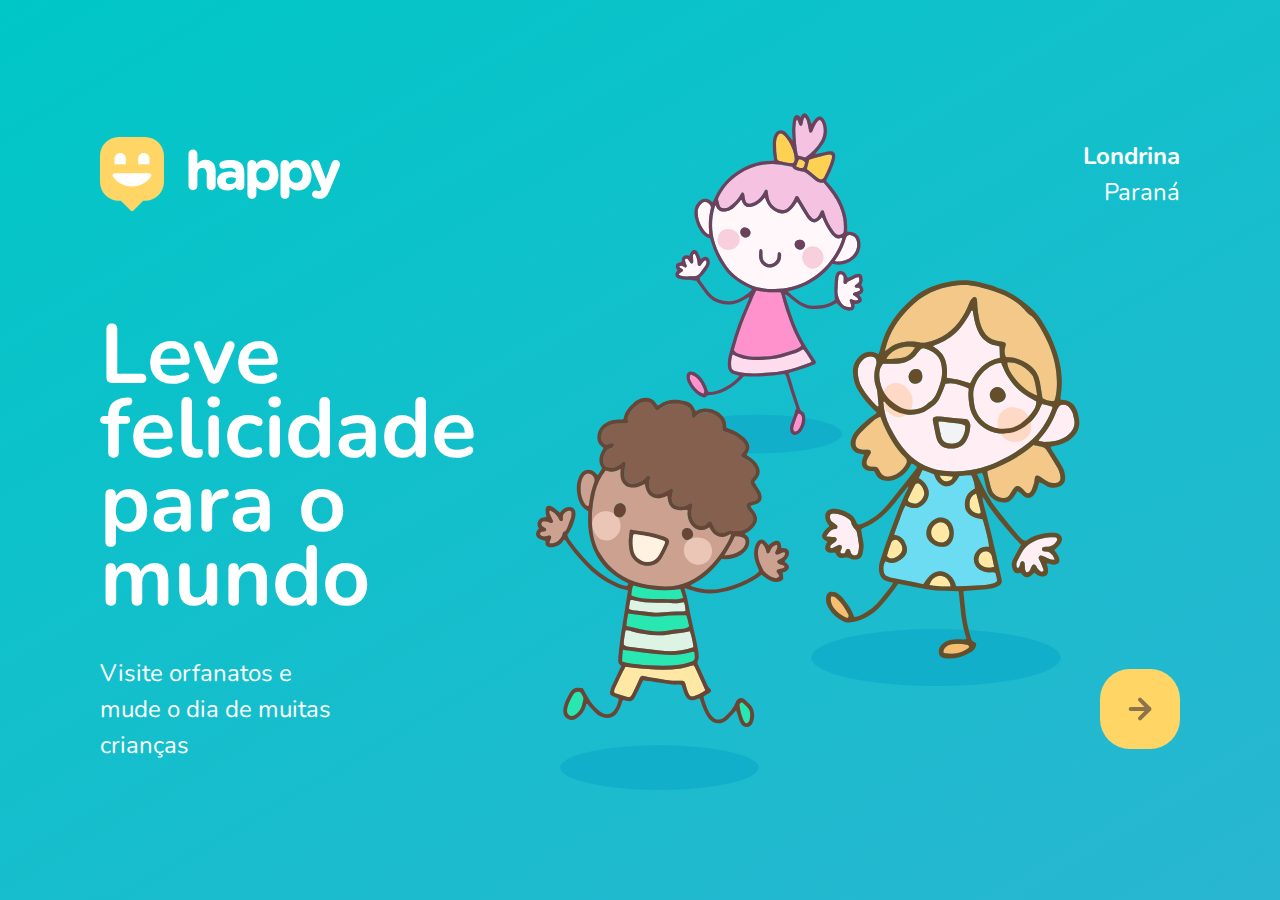
<file: index.html>
<!DOCTYPE html>
<html lang="pt_BR">
  <head>
    <meta charset="UTF-8" />
    <meta name="viewport" content="width=device-width, initial-scale=1.0" />

    <title>Happy</title>

    <link rel="icon" href="./public/images/logo-icon.png" />

    <link rel="stylesheet" href="./public/css/main.css" />
    <link rel="stylesheet" href="./public/css/animations.css" />
    <link rel="stylesheet" href="./public/css/page-landing.css" />

    <link
      href="https://fonts.googleapis.com/css2?family=Nunito:wght@400;600;800&display=swap"
      rel="stylesheet"
    />
  </head>
  <body>
    <div id="page-landing">
      <div id="container">
        <header>
          <img
            class="animate-up"
            id="logo"
            src="./public/images/logo.svg"
            alt="Logomarca de Happy"
          />

          <div class="location animate-up">
            <strong>Londrina</strong>
            <p>Paraná</p>
          </div>
        </header>

        <main>
          <h1 class="animate-up">Leve felicidade para o mundo</h1>
          <section class="visit">
            <p class="animate-up">
              Visite orfanatos e mude o dia de muitas crianças
            </p>

            <a
              href="orphanages.html"
              title="Visite orfanatos"
              class="animate-up"
            >
              <img src="./public/images/arrow.svg" alt="Ir para o mapa" />
            </a>
          </section>
        </main>
      </div>
    </div>
  </body>
</html>
</file>
<file: public/css/main.css>
* {
  margin: 0;
  padding: 0;
  box-sizing: border-box;
}

body {
  height: 100vh;
  color: white;
  background: #ebf2f5;
}

:root {
  font-size: 62.5%;
}

body,
imput,
button,
textarea {
  font-weight: 400;
  font-size: 1.8rem;
  line-height: 1;
  font-family: 'Nunito', sans-serif;

  /* opção mais resumida: font: 400, 18px/1, 'Nunito', sans-serif;
  font: aqui vai o peso, aqui o tamanho/aqui altura da linha, fonte aqui, o tipo se é serifada ou cursiva ou outra AQUI;
  */
}

/*em multipla o valor q você escolhe pelo tamanho da font no elemento pai, por exemplo se o valor que você quer é para o body, ele está dentro do html, então o html é o elemento pai, se o font-size for valor x você multipla o valor que você escolheu pelo valor, e ele te retorna o valor*/
/*rem ele multiplica o valor que você escolhe pelo root que está SEMPRE no html, e tem normalmente o valor padrão de 16px (nem sempre 16px vai ser o valor padrão, varia de tela pra tela), caso você queira mudar esse valor padrão você tem que atribuir um valor no :root pelo css*/

/*display block: h1, p, div
display inline: span, strong, a
*/
</file>
<file: public/css/animations.css>
@keyframes up {
  from {
    opacity: 0;
    transform: translateY(16px);
  }

  to {
    opacity: 1;
    transform: translateY(0);
  }
}

@keyframes right {
  from {
    transform: translateX(-100%);
  }

  to {
    transform: translateX(0);
  }
}

@keyframes appear {
  from {
    opacity: 0;
  }

  to {
    opacity: 1;
  }
}

.animate-up {
  animation-name: up;
  animation-duration: 300ms;
  animation-fill-mode: backwards;
}

.animate-right {
  animation-name: right;
  animation-duration: 300ms;
}

.animate-appear {
  animation-name: appear;
  animation-duration: 300ms;
  animation-fill-mode: backwards;
}
</file>
<file: public/css/page-landing.css>
#page-landing {
  background: linear-gradient(329.54deg, #29b6d1 0%, #00c7c7 100%);

  text-align: center;
  min-height: 100vh;

  display: flex;
}

#container {
  margin: auto;

  width: min(90%, 112rem);
}

.location,
h1,
.visit p {
  height: 16vh;
}

#logo {
  animation-delay: 50ms;
}

.location {
  animation-delay: 100ms;
}

main h1 {
  animation-delay: 150ms;
  font-size: clamp(4rem, 8vw, 8.4rem);
}

.visit a:hover {
  background: #96feff;
}

.visit p {
  animation-delay: 200ms;
}

.visit a {
  height: 8rem;
  width: 8rem;
  background: #ffd666;

  border: none;
  border-radius: 3rem;

  display: flex;
  align-items: center;
  justify-content: center;

  margin: auto;

  transition: background 0.2s;
  /*.2s = 200ms&*/

  animation-delay: 250ms;
}

/*versão para desktop abaixo*/

@media (min-width: 760px) {
  #container {
    padding: 5rem 2rem;
    /*shorthand background: images repeat position / size */
    background: url('../images/bg.svg') no-repeat 80% /
      clamp(30rem, 54vw, 56rem);
  }

  header {
    display: flex;
    align-items: center;
    justify-content: space-between;
  }

  .location,
  h1,
  .visit p {
    height: initial;
    text-align: initial;
  }

  .location {
    text-align: right;
    font-size: 2.4rem;
    line-height: 1.5;
  }

  main h1 {
    font-weight: bold;
    line-height: 0.88;

    margin: clamp(10%, 9vh, 12%) 0 4rem;

    width: min(300px, 80%);
  }

  .visit {
    display: flex;
    align-items: center;
    justify-content: space-between;
  }

  .visit p {
    font-size: 2.4rem;
    line-height: 1.5;
    width: clamp(20rem, 20vw, 30rem);
  }

  .visit a {
    margin: initial;
  }
}
</file>
